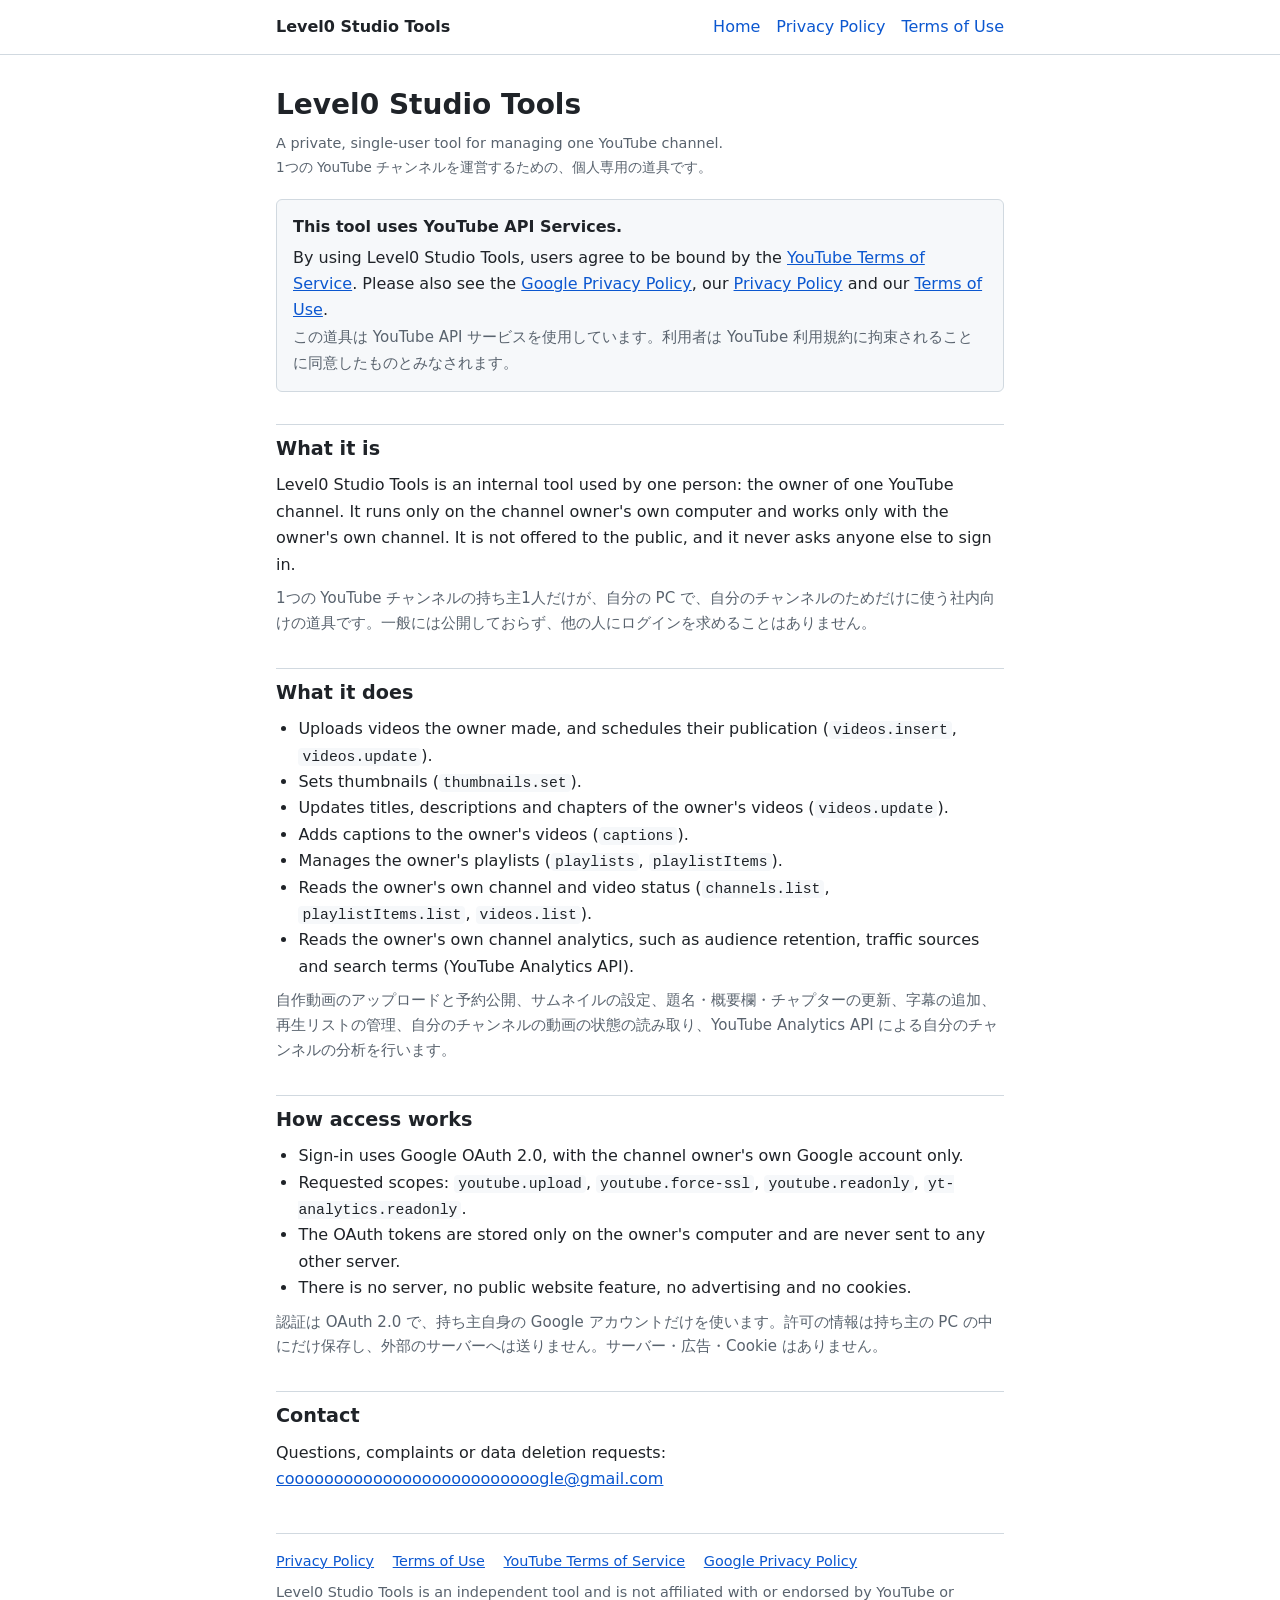
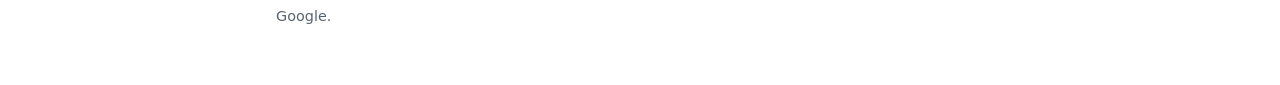
<file: index.html>
<!doctype html>
<html lang="en">
<head>
<meta charset="utf-8">
<meta name="viewport" content="width=device-width, initial-scale=1">
<title>Level0 Studio Tools</title>
<meta name="description" content="Level0 Studio Tools is a private, single-user publishing and analytics tool for the owner's own YouTube channel. It uses YouTube API Services.">
<link rel="stylesheet" href="style.css">
</head>
<body>
<header class="site"><div class="inner">
  <a class="name" href="./">Level0 Studio Tools</a>
  <nav><a href="./">Home</a><a href="privacy.html">Privacy Policy</a><a href="terms.html">Terms of Use</a></nav>
</div></header>
<main>
<h1>Level0 Studio Tools</h1>
<p class="meta">A private, single-user tool for managing one YouTube channel.<br><span class="ja">1つの YouTube チャンネルを運営するための、個人専用の道具です。</span></p>

<div class="notice">
  <strong>This tool uses YouTube API Services.</strong>
  By using Level0 Studio Tools, users agree to be bound by the
  <a href="https://www.youtube.com/t/terms">YouTube Terms of Service</a>.
  Please also see the <a href="https://policies.google.com/privacy">Google Privacy Policy</a>,
  our <a href="privacy.html">Privacy Policy</a> and our <a href="terms.html">Terms of Use</a>.<br>
  <span class="ja">この道具は YouTube API サービスを使用しています。利用者は YouTube 利用規約に拘束されることに同意したものとみなされます。</span>
</div>

<h2>What it is</h2>
<p>Level0 Studio Tools is an internal tool used by one person: the owner of one YouTube channel.
It runs only on the channel owner's own computer and works only with the owner's own channel.
It is not offered to the public, and it never asks anyone else to sign in.</p>
<p class="ja">1つの YouTube チャンネルの持ち主1人だけが、自分の PC で、自分のチャンネルのためだけに使う社内向けの道具です。一般には公開しておらず、他の人にログインを求めることはありません。</p>

<h2>What it does</h2>
<ul>
  <li>Uploads videos the owner made, and schedules their publication (<code>videos.insert</code>, <code>videos.update</code>).</li>
  <li>Sets thumbnails (<code>thumbnails.set</code>).</li>
  <li>Updates titles, descriptions and chapters of the owner's videos (<code>videos.update</code>).</li>
  <li>Adds captions to the owner's videos (<code>captions</code>).</li>
  <li>Manages the owner's playlists (<code>playlists</code>, <code>playlistItems</code>).</li>
  <li>Reads the owner's own channel and video status (<code>channels.list</code>, <code>playlistItems.list</code>, <code>videos.list</code>).</li>
  <li>Reads the owner's own channel analytics, such as audience retention, traffic sources and search terms (YouTube Analytics API).</li>
</ul>
<p class="ja">自作動画のアップロードと予約公開、サムネイルの設定、題名・概要欄・チャプターの更新、字幕の追加、再生リストの管理、自分のチャンネルの動画の状態の読み取り、YouTube Analytics API による自分のチャンネルの分析を行います。</p>

<h2>How access works</h2>
<ul>
  <li>Sign-in uses Google OAuth 2.0, with the channel owner's own Google account only.</li>
  <li>Requested scopes: <code>youtube.upload</code>, <code>youtube.force-ssl</code>, <code>youtube.readonly</code>, <code>yt-analytics.readonly</code>.</li>
  <li>The OAuth tokens are stored only on the owner's computer and are never sent to any other server.</li>
  <li>There is no server, no public website feature, no advertising and no cookies.</li>
</ul>
<p class="ja">認証は OAuth 2.0 で、持ち主自身の Google アカウントだけを使います。許可の情報は持ち主の PC の中にだけ保存し、外部のサーバーへは送りません。サーバー・広告・Cookie はありません。</p>

<h2>Contact</h2>
<p>Questions, complaints or data deletion requests: <a href="mailto:coooooooooooooooooooooooooogle@gmail.com">coooooooooooooooooooooooooogle@gmail.com</a></p>

<footer>
  <a href="privacy.html">Privacy Policy</a>
  <a href="terms.html">Terms of Use</a>
  <a href="https://www.youtube.com/t/terms">YouTube Terms of Service</a>
  <a href="https://policies.google.com/privacy">Google Privacy Policy</a>
  <p>Level0 Studio Tools is an independent tool and is not affiliated with or endorsed by YouTube or Google.</p>
</footer>
</main>
</body>
</html>
</file>
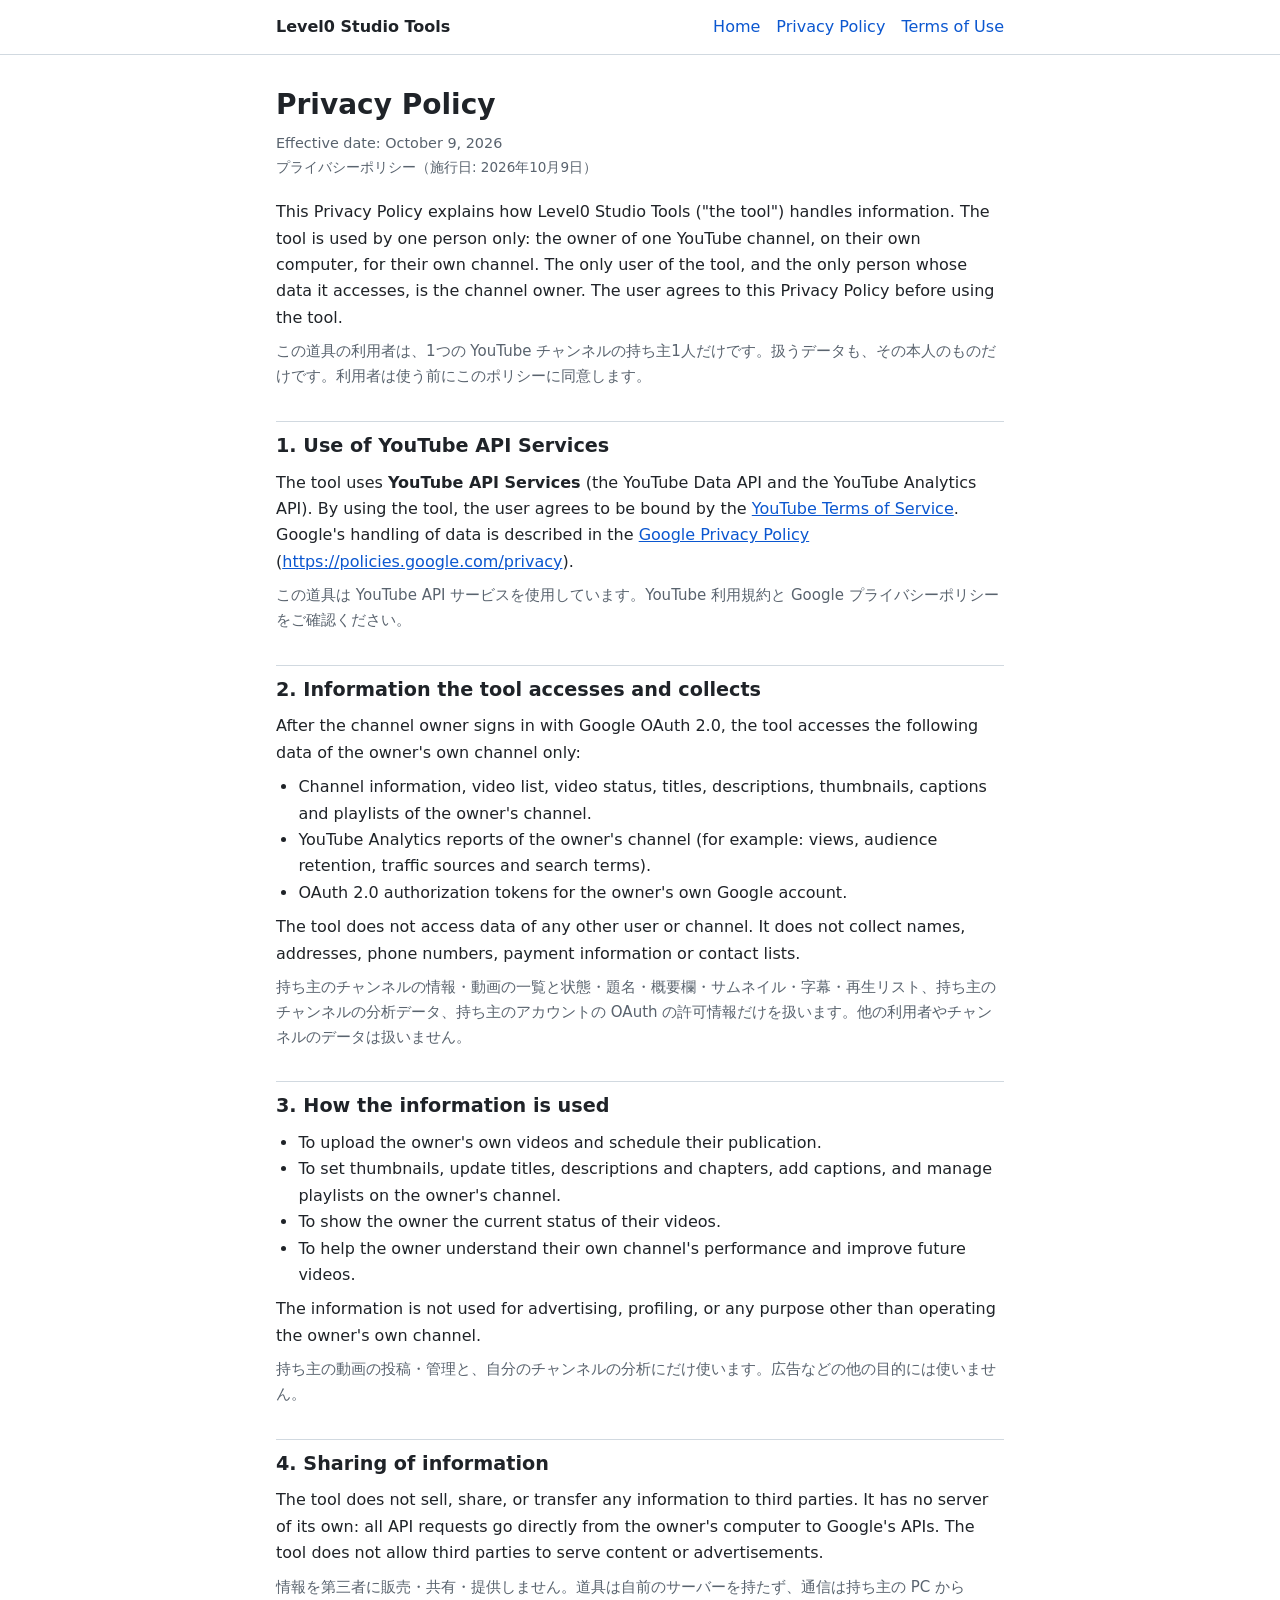
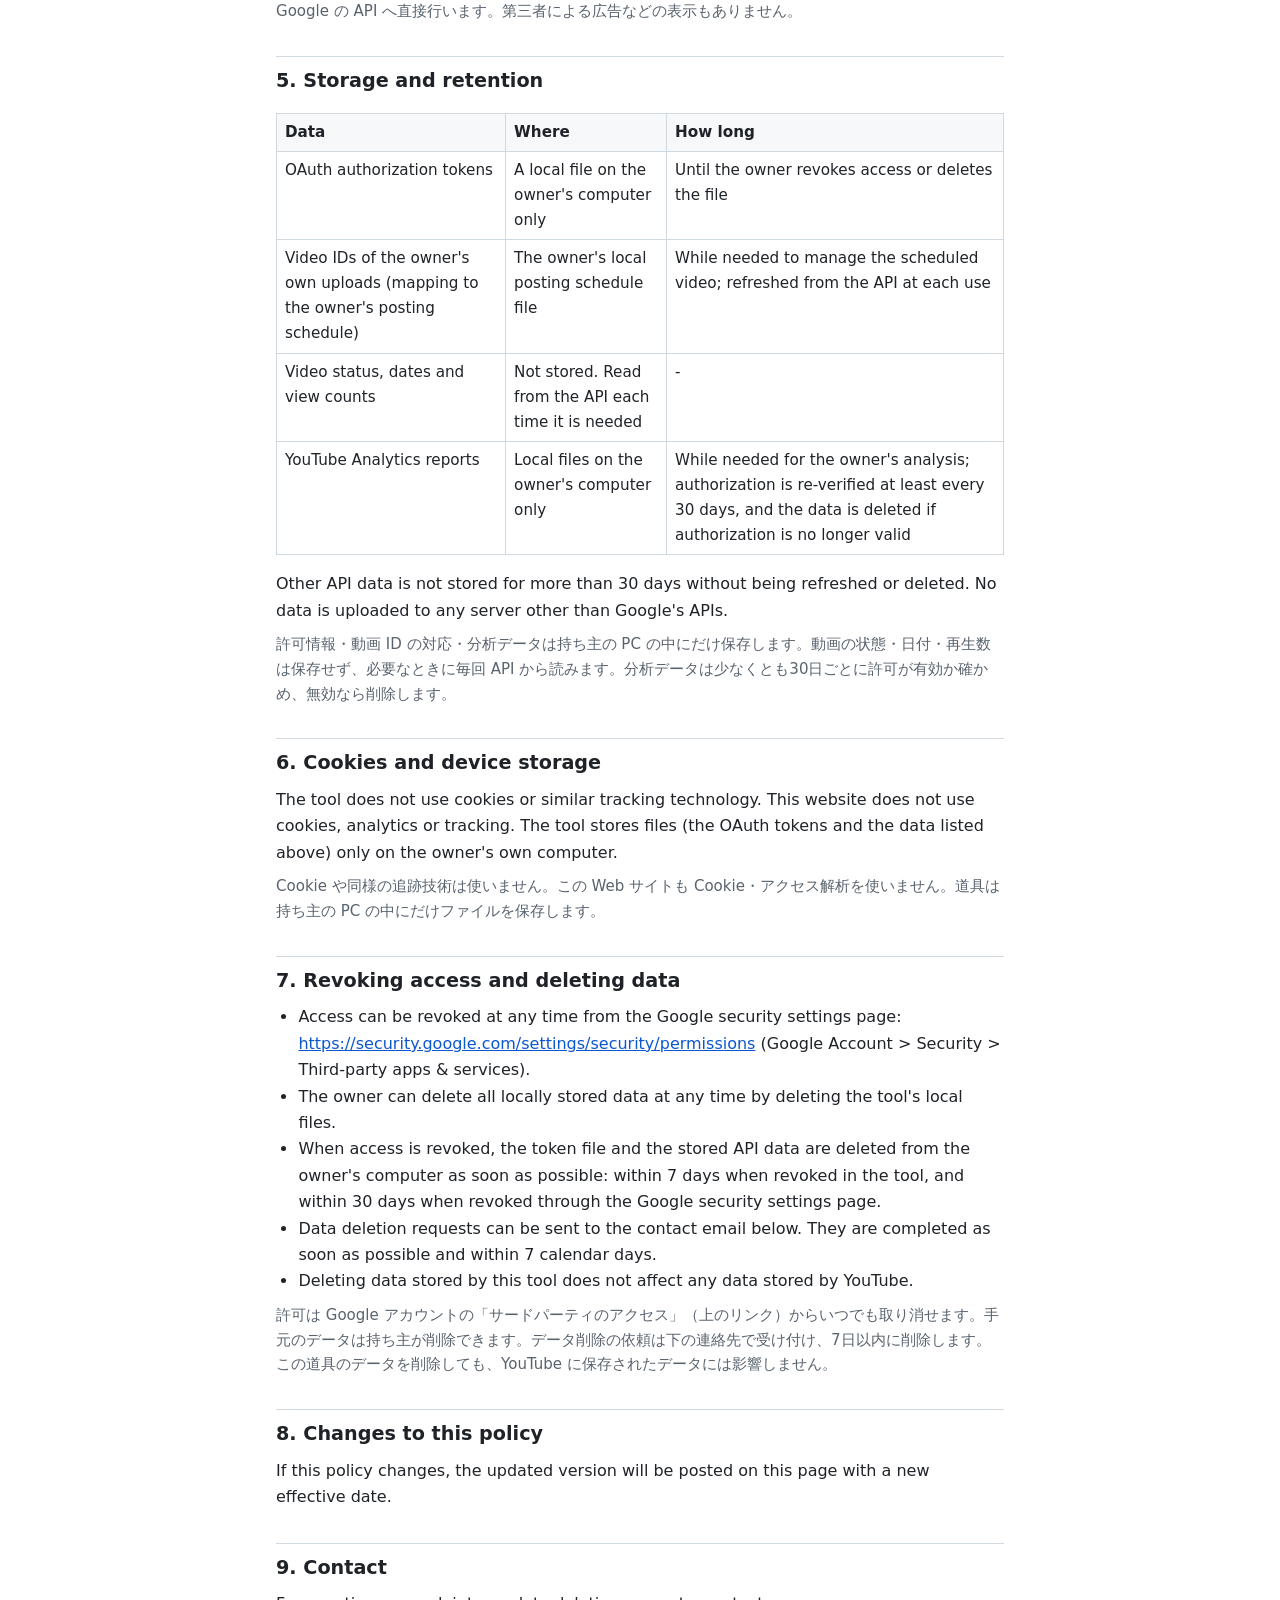
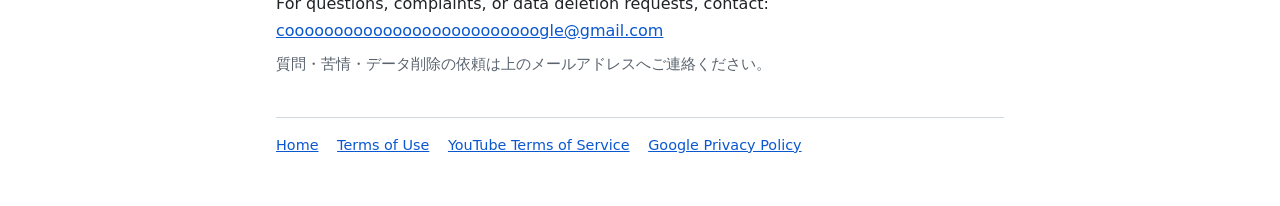
<file: privacy.html>
<!doctype html>
<html lang="en">
<head>
<meta charset="utf-8">
<meta name="viewport" content="width=device-width, initial-scale=1">
<title>Privacy Policy - Level0 Studio Tools</title>
<meta name="description" content="Privacy Policy of Level0 Studio Tools, a single-user tool that uses YouTube API Services.">
<link rel="stylesheet" href="style.css">
</head>
<body>
<header class="site"><div class="inner">
  <a class="name" href="./">Level0 Studio Tools</a>
  <nav><a href="./">Home</a><a href="privacy.html">Privacy Policy</a><a href="terms.html">Terms of Use</a></nav>
</div></header>
<main>
<h1>Privacy Policy</h1>
<p class="meta">Effective date: October 9, 2026<br><span class="ja">プライバシーポリシー（施行日: 2026年10月9日）</span></p>

<p>This Privacy Policy explains how Level0 Studio Tools ("the tool") handles information.
The tool is used by one person only: the owner of one YouTube channel, on their own computer, for their own channel.
The only user of the tool, and the only person whose data it accesses, is the channel owner.
The user agrees to this Privacy Policy before using the tool.</p>
<p class="ja">この道具の利用者は、1つの YouTube チャンネルの持ち主1人だけです。扱うデータも、その本人のものだけです。利用者は使う前にこのポリシーに同意します。</p>

<h2>1. Use of YouTube API Services</h2>
<p>The tool uses <strong>YouTube API Services</strong> (the YouTube Data API and the YouTube Analytics API).
By using the tool, the user agrees to be bound by the
<a href="https://www.youtube.com/t/terms">YouTube Terms of Service</a>.
Google's handling of data is described in the
<a href="https://policies.google.com/privacy">Google Privacy Policy</a>
(<a href="https://policies.google.com/privacy">https://policies.google.com/privacy</a>).</p>
<p class="ja">この道具は YouTube API サービスを使用しています。YouTube 利用規約と Google プライバシーポリシーをご確認ください。</p>

<h2>2. Information the tool accesses and collects</h2>
<p>After the channel owner signs in with Google OAuth 2.0, the tool accesses the following data of the owner's own channel only:</p>
<ul>
  <li>Channel information, video list, video status, titles, descriptions, thumbnails, captions and playlists of the owner's channel.</li>
  <li>YouTube Analytics reports of the owner's channel (for example: views, audience retention, traffic sources and search terms).</li>
  <li>OAuth 2.0 authorization tokens for the owner's own Google account.</li>
</ul>
<p>The tool does not access data of any other user or channel. It does not collect names, addresses, phone numbers, payment information or contact lists.</p>
<p class="ja">持ち主のチャンネルの情報・動画の一覧と状態・題名・概要欄・サムネイル・字幕・再生リスト、持ち主のチャンネルの分析データ、持ち主のアカウントの OAuth の許可情報だけを扱います。他の利用者やチャンネルのデータは扱いません。</p>

<h2>3. How the information is used</h2>
<ul>
  <li>To upload the owner's own videos and schedule their publication.</li>
  <li>To set thumbnails, update titles, descriptions and chapters, add captions, and manage playlists on the owner's channel.</li>
  <li>To show the owner the current status of their videos.</li>
  <li>To help the owner understand their own channel's performance and improve future videos.</li>
</ul>
<p>The information is not used for advertising, profiling, or any purpose other than operating the owner's own channel.</p>
<p class="ja">持ち主の動画の投稿・管理と、自分のチャンネルの分析にだけ使います。広告などの他の目的には使いません。</p>

<h2>4. Sharing of information</h2>
<p>The tool does not sell, share, or transfer any information to third parties.
It has no server of its own: all API requests go directly from the owner's computer to Google's APIs.
The tool does not allow third parties to serve content or advertisements.</p>
<p class="ja">情報を第三者に販売・共有・提供しません。道具は自前のサーバーを持たず、通信は持ち主の PC から Google の API へ直接行います。第三者による広告などの表示もありません。</p>

<h2>5. Storage and retention</h2>
<div class="table-wrap"><table>
  <tr><th>Data</th><th>Where</th><th>How long</th></tr>
  <tr><td>OAuth authorization tokens</td><td>A local file on the owner's computer only</td><td>Until the owner revokes access or deletes the file</td></tr>
  <tr><td>Video IDs of the owner's own uploads (mapping to the owner's posting schedule)</td><td>The owner's local posting schedule file</td><td>While needed to manage the scheduled video; refreshed from the API at each use</td></tr>
  <tr><td>Video status, dates and view counts</td><td>Not stored. Read from the API each time it is needed</td><td>-</td></tr>
  <tr><td>YouTube Analytics reports</td><td>Local files on the owner's computer only</td><td>While needed for the owner's analysis; authorization is re-verified at least every 30 days, and the data is deleted if authorization is no longer valid</td></tr>
</table></div>
<p>Other API data is not stored for more than 30 days without being refreshed or deleted. No data is uploaded to any server other than Google's APIs.</p>
<p class="ja">許可情報・動画 ID の対応・分析データは持ち主の PC の中にだけ保存します。動画の状態・日付・再生数は保存せず、必要なときに毎回 API から読みます。分析データは少なくとも30日ごとに許可が有効か確かめ、無効なら削除します。</p>

<h2>6. Cookies and device storage</h2>
<p>The tool does not use cookies or similar tracking technology. This website does not use cookies, analytics or tracking.
The tool stores files (the OAuth tokens and the data listed above) only on the owner's own computer.</p>
<p class="ja">Cookie や同様の追跡技術は使いません。この Web サイトも Cookie・アクセス解析を使いません。道具は持ち主の PC の中にだけファイルを保存します。</p>

<h2>7. Revoking access and deleting data</h2>
<ul>
  <li>Access can be revoked at any time from the Google security settings page:
    <a href="https://security.google.com/settings/security/permissions">https://security.google.com/settings/security/permissions</a>
    (Google Account &gt; Security &gt; Third-party apps &amp; services).</li>
  <li>The owner can delete all locally stored data at any time by deleting the tool's local files.</li>
  <li>When access is revoked, the token file and the stored API data are deleted from the owner's computer as soon as possible: within 7 days when revoked in the tool, and within 30 days when revoked through the Google security settings page.</li>
  <li>Data deletion requests can be sent to the contact email below. They are completed as soon as possible and within 7 calendar days.</li>
  <li>Deleting data stored by this tool does not affect any data stored by YouTube.</li>
</ul>
<p class="ja">許可は Google アカウントの「サードパーティのアクセス」（上のリンク）からいつでも取り消せます。手元のデータは持ち主が削除できます。データ削除の依頼は下の連絡先で受け付け、7日以内に削除します。この道具のデータを削除しても、YouTube に保存されたデータには影響しません。</p>

<h2>8. Changes to this policy</h2>
<p>If this policy changes, the updated version will be posted on this page with a new effective date.</p>

<h2>9. Contact</h2>
<p>For questions, complaints, or data deletion requests, contact:
<a href="mailto:coooooooooooooooooooooooooogle@gmail.com">coooooooooooooooooooooooooogle@gmail.com</a></p>
<p class="ja">質問・苦情・データ削除の依頼は上のメールアドレスへご連絡ください。</p>

<footer>
  <a href="./">Home</a>
  <a href="terms.html">Terms of Use</a>
  <a href="https://www.youtube.com/t/terms">YouTube Terms of Service</a>
  <a href="https://policies.google.com/privacy">Google Privacy Policy</a>
</footer>
</main>
</body>
</html>
</file>
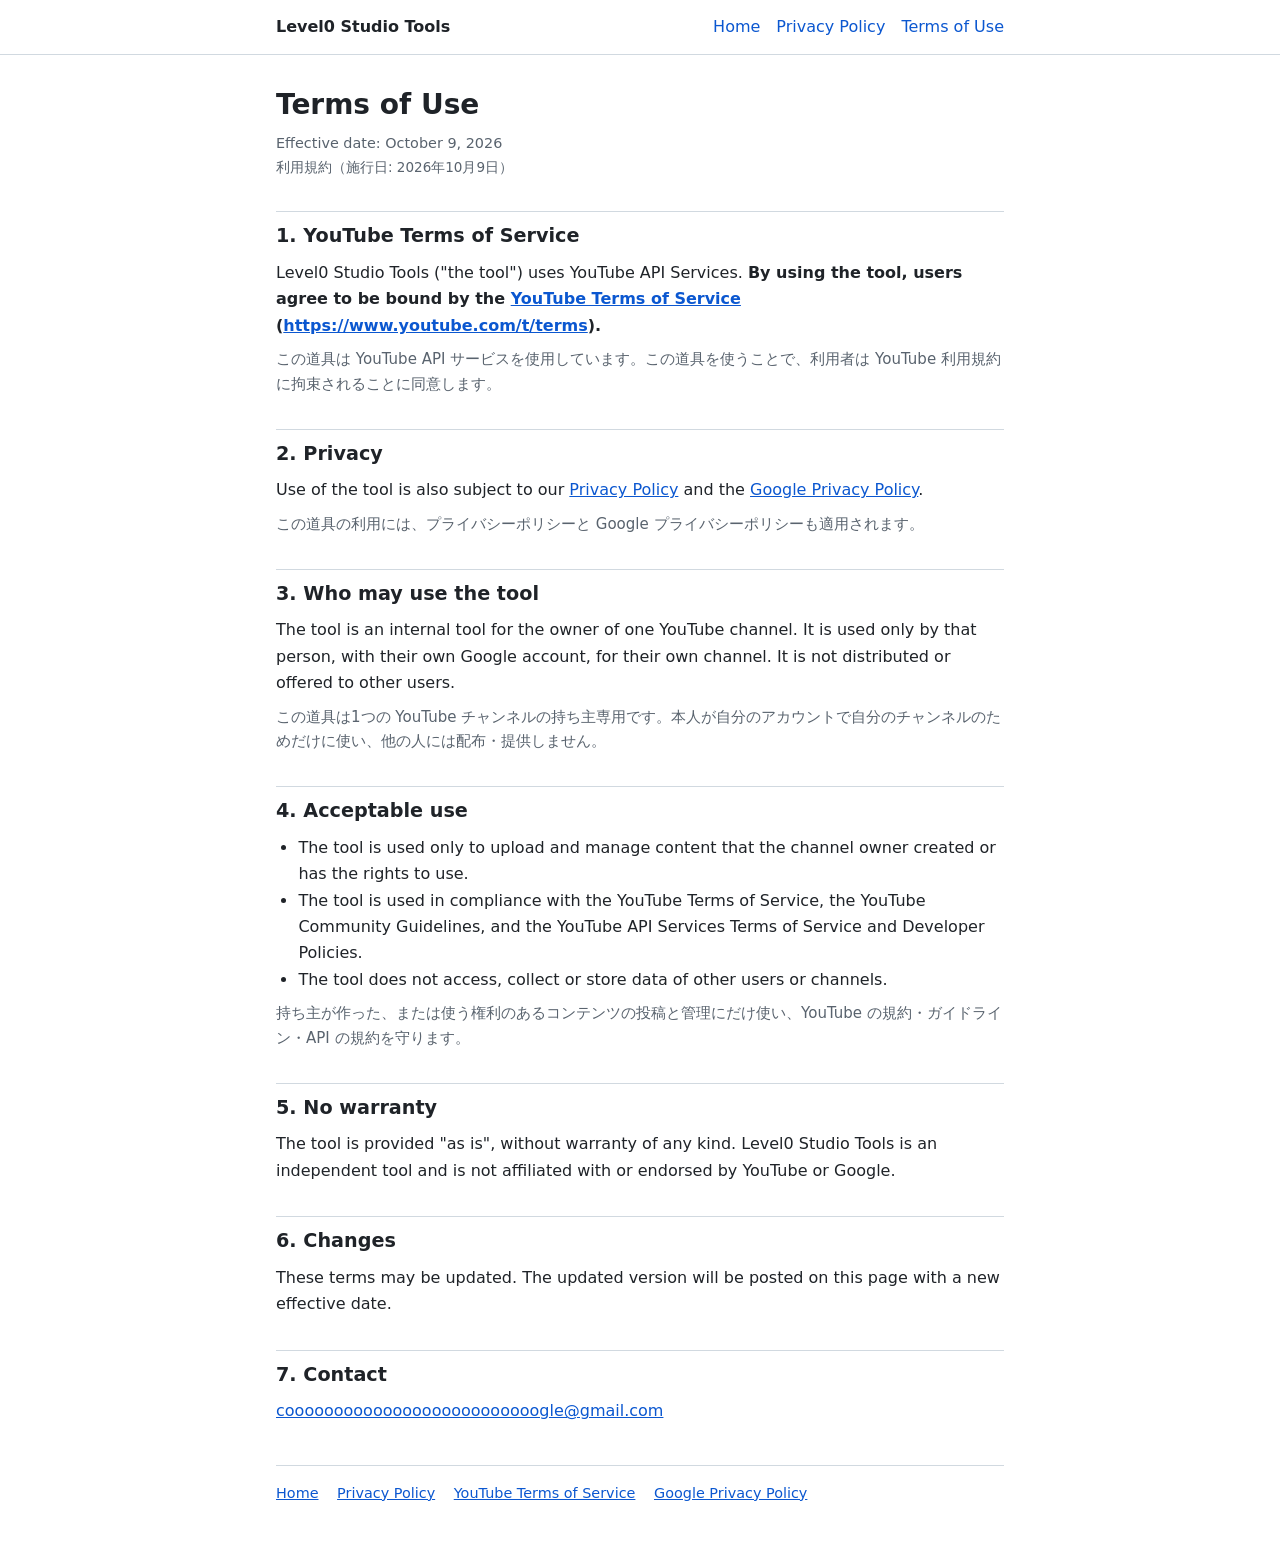
<file: terms.html>
<!doctype html>
<html lang="en">
<head>
<meta charset="utf-8">
<meta name="viewport" content="width=device-width, initial-scale=1">
<title>Terms of Use - Level0 Studio Tools</title>
<meta name="description" content="Terms of Use of Level0 Studio Tools, a single-user tool that uses YouTube API Services.">
<link rel="stylesheet" href="style.css">
</head>
<body>
<header class="site"><div class="inner">
  <a class="name" href="./">Level0 Studio Tools</a>
  <nav><a href="./">Home</a><a href="privacy.html">Privacy Policy</a><a href="terms.html">Terms of Use</a></nav>
</div></header>
<main>
<h1>Terms of Use</h1>
<p class="meta">Effective date: October 9, 2026<br><span class="ja">利用規約（施行日: 2026年10月9日）</span></p>

<h2>1. YouTube Terms of Service</h2>
<p>Level0 Studio Tools ("the tool") uses YouTube API Services.
<strong>By using the tool, users agree to be bound by the
<a href="https://www.youtube.com/t/terms">YouTube Terms of Service</a>
(<a href="https://www.youtube.com/t/terms">https://www.youtube.com/t/terms</a>).</strong></p>
<p class="ja">この道具は YouTube API サービスを使用しています。この道具を使うことで、利用者は YouTube 利用規約に拘束されることに同意します。</p>

<h2>2. Privacy</h2>
<p>Use of the tool is also subject to our <a href="privacy.html">Privacy Policy</a> and the
<a href="https://policies.google.com/privacy">Google Privacy Policy</a>.</p>
<p class="ja">この道具の利用には、プライバシーポリシーと Google プライバシーポリシーも適用されます。</p>

<h2>3. Who may use the tool</h2>
<p>The tool is an internal tool for the owner of one YouTube channel. It is used only by that person, with their own Google account,
for their own channel. It is not distributed or offered to other users.</p>
<p class="ja">この道具は1つの YouTube チャンネルの持ち主専用です。本人が自分のアカウントで自分のチャンネルのためだけに使い、他の人には配布・提供しません。</p>

<h2>4. Acceptable use</h2>
<ul>
  <li>The tool is used only to upload and manage content that the channel owner created or has the rights to use.</li>
  <li>The tool is used in compliance with the YouTube Terms of Service, the YouTube Community Guidelines, and the YouTube API Services Terms of Service and Developer Policies.</li>
  <li>The tool does not access, collect or store data of other users or channels.</li>
</ul>
<p class="ja">持ち主が作った、または使う権利のあるコンテンツの投稿と管理にだけ使い、YouTube の規約・ガイドライン・API の規約を守ります。</p>

<h2>5. No warranty</h2>
<p>The tool is provided "as is", without warranty of any kind. Level0 Studio Tools is an independent tool and is not affiliated with or endorsed by YouTube or Google.</p>

<h2>6. Changes</h2>
<p>These terms may be updated. The updated version will be posted on this page with a new effective date.</p>

<h2>7. Contact</h2>
<p><a href="mailto:coooooooooooooooooooooooooogle@gmail.com">coooooooooooooooooooooooooogle@gmail.com</a></p>

<footer>
  <a href="./">Home</a>
  <a href="privacy.html">Privacy Policy</a>
  <a href="https://www.youtube.com/t/terms">YouTube Terms of Service</a>
  <a href="https://policies.google.com/privacy">Google Privacy Policy</a>
</footer>
</main>
</body>
</html>
</file>
<file: style.css>
:root {
  --bg: #ffffff;
  --fg: #1f2328;
  --muted: #59636e;
  --line: #d1d9e0;
  --accent: #0b57d0;
  --note-bg: #f6f8fa;
}
* { box-sizing: border-box; }
body {
  margin: 0;
  background: var(--bg);
  color: var(--fg);
  font-family: system-ui, -apple-system, "Segoe UI", "Hiragino Sans", "Yu Gothic UI", "Meiryo", sans-serif;
  line-height: 1.65;
  font-size: 16px;
}
main { max-width: 760px; margin: 0 auto; padding: 32px 16px 48px; }
header.site { border-bottom: 1px solid var(--line); }
header.site .inner {
  max-width: 760px; margin: 0 auto; padding: 14px 16px;
  display: flex; flex-wrap: wrap; gap: 8px 20px; align-items: baseline;
}
header.site .name { font-weight: 700; color: var(--fg); text-decoration: none; margin-right: auto; }
header.site nav a { color: var(--accent); text-decoration: none; margin-left: 16px; }
header.site nav a:first-child { margin-left: 0; }
h1 { font-size: 1.75rem; line-height: 1.3; margin: 0 0 4px; }
h2 { font-size: 1.2rem; margin: 32px 0 8px; padding-top: 8px; border-top: 1px solid var(--line); }
h3 { font-size: 1rem; margin: 20px 0 4px; }
p, ul, table { margin: 8px 0; }
ul { padding-left: 1.4em; }
a { color: var(--accent); }
.ja { color: var(--muted); font-size: 0.94em; }
.meta { color: var(--muted); font-size: 0.9rem; margin-bottom: 20px; }
.notice {
  background: var(--note-bg); border: 1px solid var(--line);
  padding: 14px 16px; border-radius: 6px; margin: 20px 0;
}
.notice strong { display: block; margin-bottom: 4px; }
table { border-collapse: collapse; width: 100%; font-size: 0.95rem; }
th, td { border: 1px solid var(--line); padding: 6px 8px; text-align: left; vertical-align: top; }
th { background: var(--note-bg); }
code { font-size: 0.92em; background: var(--note-bg); padding: 1px 4px; border-radius: 4px; overflow-wrap: anywhere; }
footer { border-top: 1px solid var(--line); margin-top: 40px; padding-top: 16px; color: var(--muted); font-size: 0.9rem; }
footer a { margin-right: 14px; }
.table-wrap { overflow-x: auto; }
</file>
